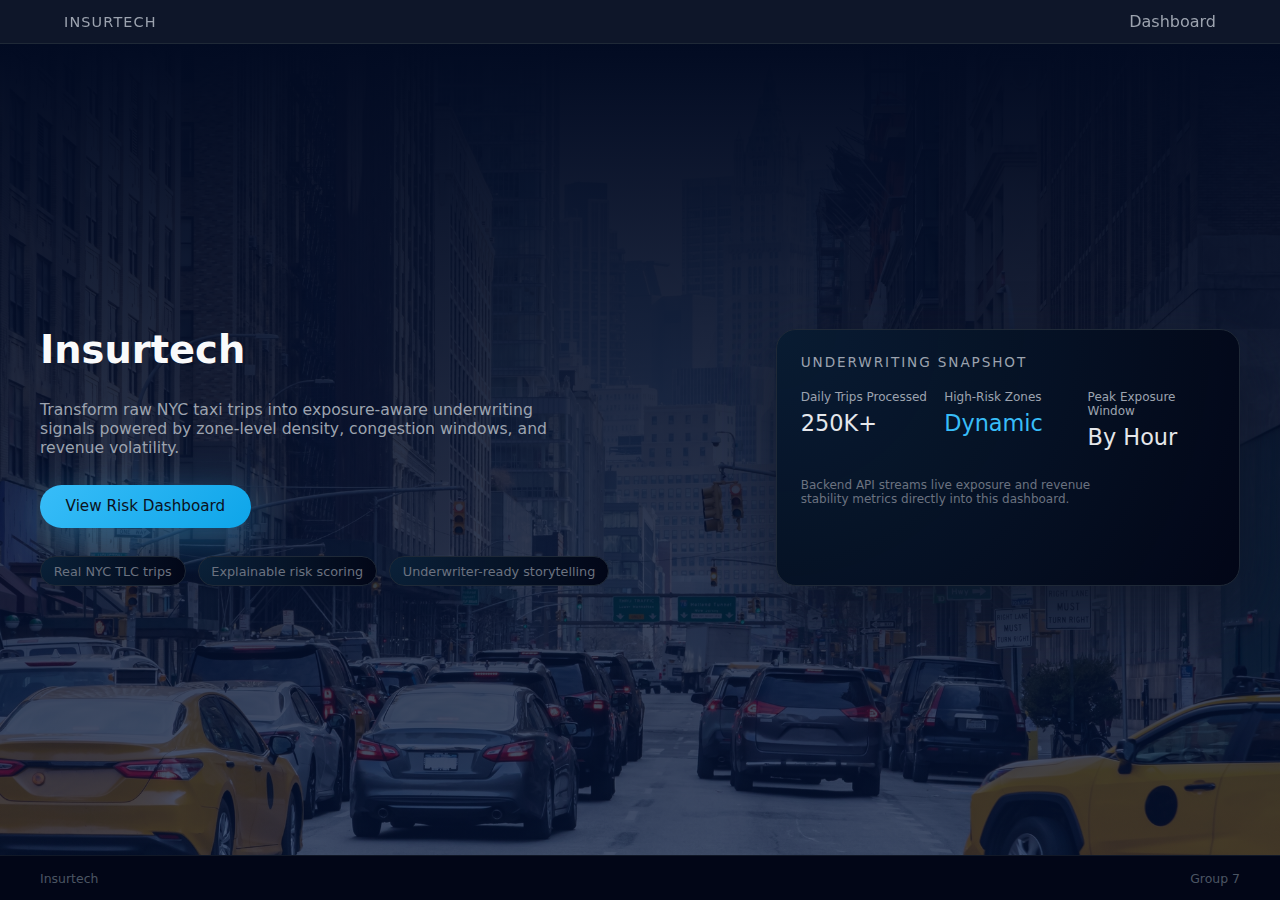
<file: index.html>
<!DOCTYPE html>
<html lang="en">
<head>
<meta charset="UTF-8">
<meta name="viewport" content="width=device-width, initial-scale=1.0">
<title>Insurtech</title>
<link rel="stylesheet" href="styles.css">
</head>
<body class="page page-landing">
<header class="top-bar">
<div class="top-bar-inner">
<div class="logo-mark">Insurtech</div>
<a href="dashboard.html" class="top-link">Dashboard</a>
</div>
</header>
<main class="landing-main">
<section class="hero">
<div class="hero-copy">
<h1 class="hero-title">Insurtech</h1>
<p class="hero-subtitle">Transform raw NYC taxi trips into exposure-aware underwriting signals powered by zone-level density, congestion windows, and revenue volatility.</p>
<div class="hero-actions">
<a href="dashboard.html" class="primary-btn">View Risk Dashboard</a>
</div>
<div class="hero-meta">
<span>Real NYC TLC trips</span>
<span>Explainable risk scoring</span>
<span>Underwriter-ready storytelling</span>
</div>
</div>
<div class="hero-panel">
<div class="hero-panel-header">Underwriting Snapshot</div>
<div class="hero-metrics">
<div class="hero-metric">
<div class="hero-metric-label">Daily Trips Processed</div>
<div class="hero-metric-value">250K+</div>
</div>
<div class="hero-metric">
<div class="hero-metric-label">High-Risk Zones</div>
<div class="hero-metric-value accent">Dynamic</div>
</div>
<div class="hero-metric">
<div class="hero-metric-label">Peak Exposure Window</div>
<div class="hero-metric-value">By Hour</div>
</div>
</div>
<p class="hero-panel-footnote">Backend API streams live exposure and revenue stability metrics directly into this dashboard.</p>
</div>
</section>
</main>
<footer class="site-footer">
<div class="footer-inner">
<span>Insurtech</span>
<span>Group 7</span>
</div>
</footer>
</body>
</html>
</file>
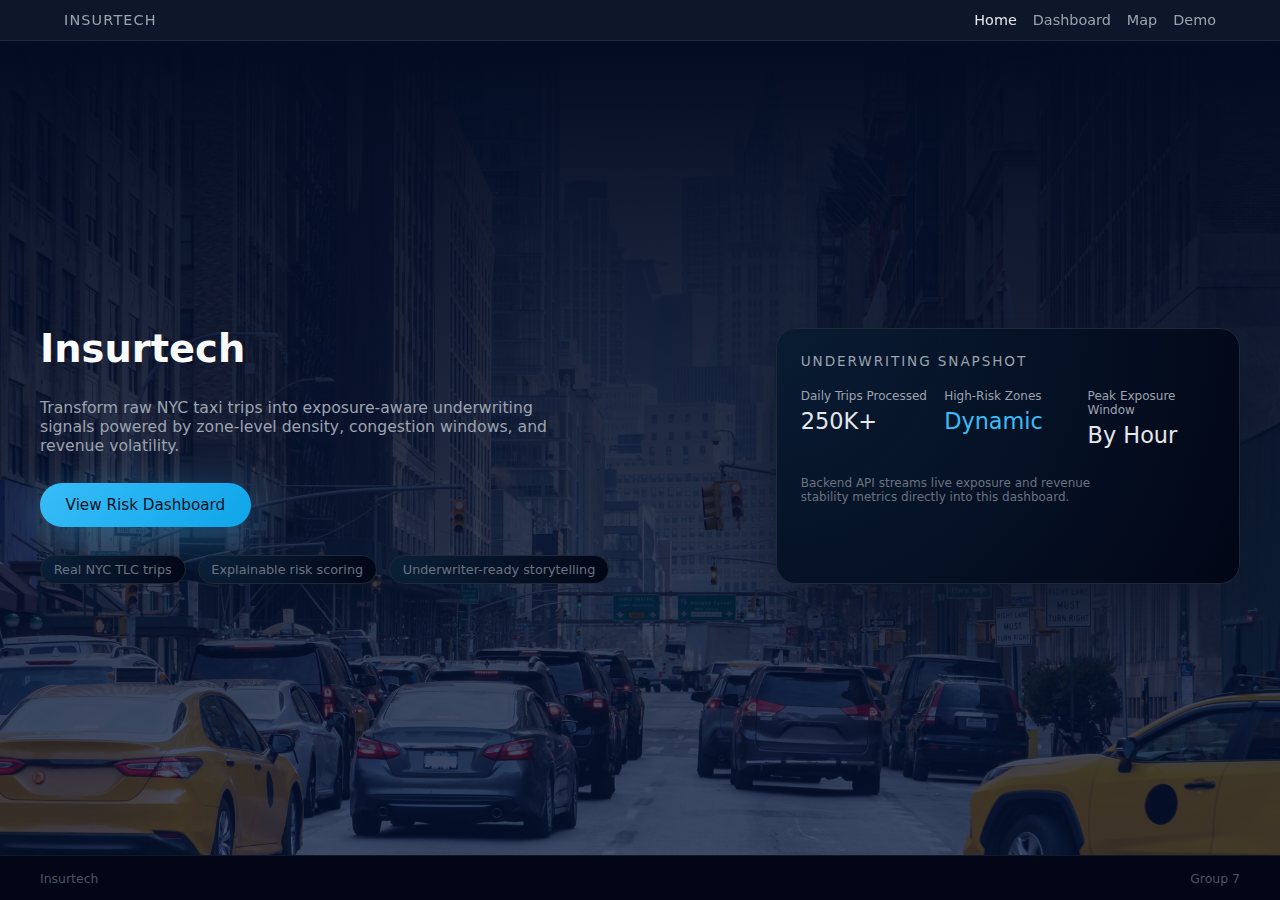
<file: Frontend /index.html>
<!DOCTYPE html>
<html lang="en">
<head>
<meta charset="UTF-8">
<meta name="viewport" content="width=device-width, initial-scale=1.0">
<title>Insurtech</title>
<link rel="stylesheet" href="styles.css">
</head>
<body class="page page-landing">
<header class="top-bar">
<div class="top-bar-inner">
<div class="logo-mark">Insurtech</div>
<nav class="top-nav">
<span class="top-link active">Home</span>
<a href="dashboard.html" class="top-link">Dashboard</a>
<a href="map.html" class="top-link">Map</a>
<a href="drivers.html" class="top-link">Demo</a>
</nav>
</div>
</header>
<main class="landing-main">
<section class="hero">
<div class="hero-copy">
<h1 class="hero-title">Insurtech</h1>
<p class="hero-subtitle">Transform raw NYC taxi trips into exposure-aware underwriting signals powered by zone-level density, congestion windows, and revenue volatility.</p>
<div class="hero-actions">
<a href="dashboard.html" class="primary-btn">View Risk Dashboard</a>
</div>
<div class="hero-meta">
<span>Real NYC TLC trips</span>
<span>Explainable risk scoring</span>
<span>Underwriter-ready storytelling</span>
</div>
</div>
<div class="hero-panel">
<div class="hero-panel-header">Underwriting Snapshot</div>
<div class="hero-metrics">
<div class="hero-metric">
<div class="hero-metric-label">Daily Trips Processed</div>
<div class="hero-metric-value">250K+</div>
</div>
<div class="hero-metric">
<div class="hero-metric-label">High-Risk Zones</div>
<div class="hero-metric-value accent">Dynamic</div>
</div>
<div class="hero-metric">
<div class="hero-metric-label">Peak Exposure Window</div>
<div class="hero-metric-value">By Hour</div>
</div>
</div>
<p class="hero-panel-footnote">Backend API streams live exposure and revenue stability metrics directly into this dashboard.</p>
</div>
</section>
</main>
<footer class="site-footer">
<div class="footer-inner">
<span>Insurtech</span>
<span>Group 7</span>
</div>
</footer>
</body>
</html>
</file>
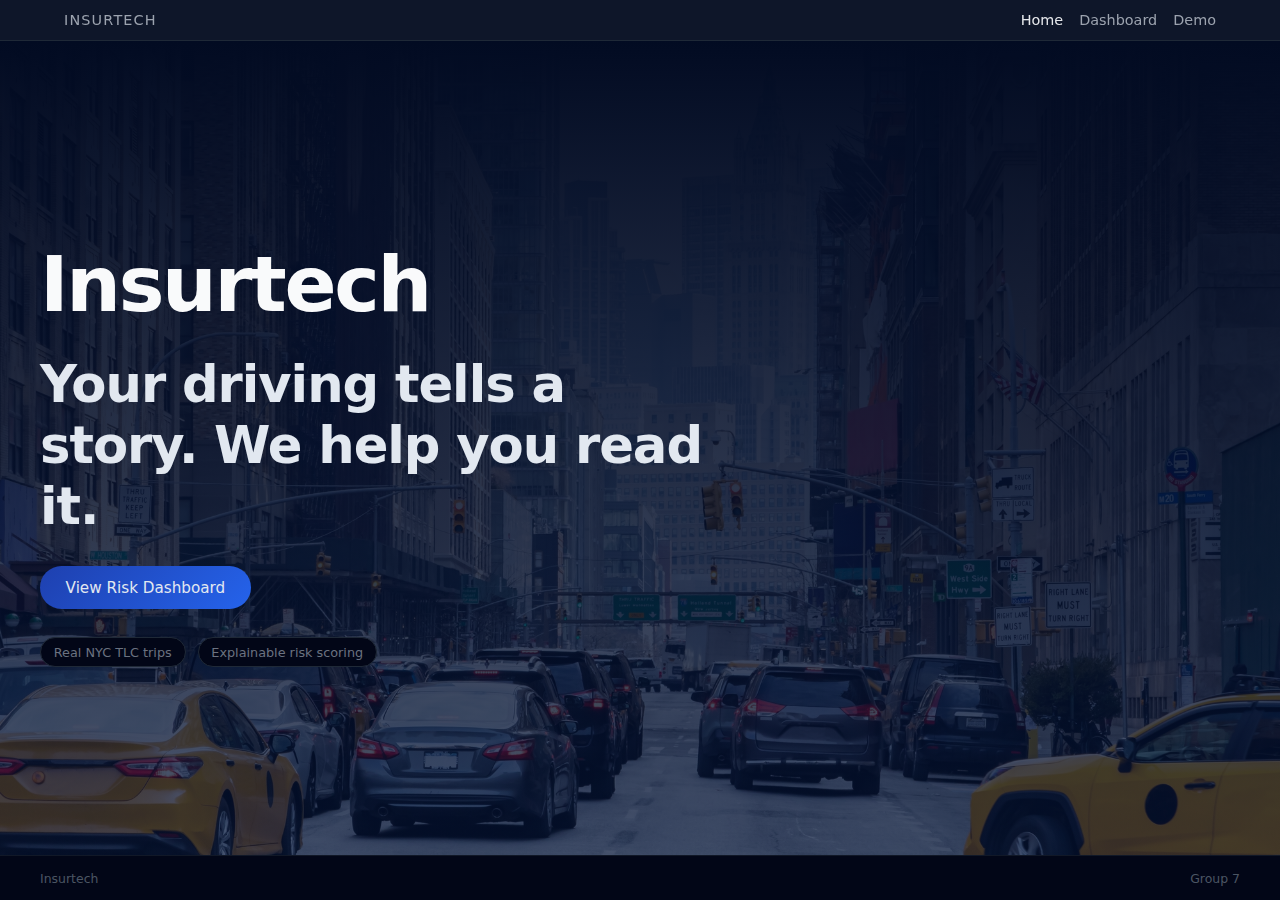
<file: Frontend/index.html>
<!DOCTYPE html>
<html lang="en">
<head>
<meta charset="UTF-8">
<meta name="viewport" content="width=device-width, initial-scale=1.0">
<title>Insurtech</title>
<link rel="stylesheet" href="styles.css">
<link rel="icon" href="data:image/svg+xml,<svg xmlns='http://www.w3.org/2000/svg' viewBox='0 0 100 100'><text y='75' font-size='75' fill='%2338bdf8'>I</text></svg>">
</head>
<body class="page page-landing">
<header class="top-bar">
<div class="top-bar-inner">
<div class="logo-mark">Insurtech</div>
<nav class="top-nav">
<span class="top-link active">Home</span>
<a href="dashboard.html" class="top-link">Dashboard</a>
<a href="drivers.html" class="top-link">Demo</a>
</nav>
</div>
</header>
<main class="landing-main">
<section class="hero">
<div class="hero-copy">
<h1 class="hero-title">Insurtech</h1>
<p class="hero-subtitle">Your driving tells a story. We help you read it.</p>
<div class="hero-actions">
<a href="dashboard.html" class="primary-btn">View Risk Dashboard</a>
</div>
<div class="hero-meta">
<span>Real NYC TLC trips</span>
<span>Explainable risk scoring</span>
</div>
</div>

</section>
</main>
<footer class="site-footer">
<div class="footer-inner">
<span>Insurtech</span>
<span>Group 7</span>
</div>
</footer>
</body>
</html>
</file>
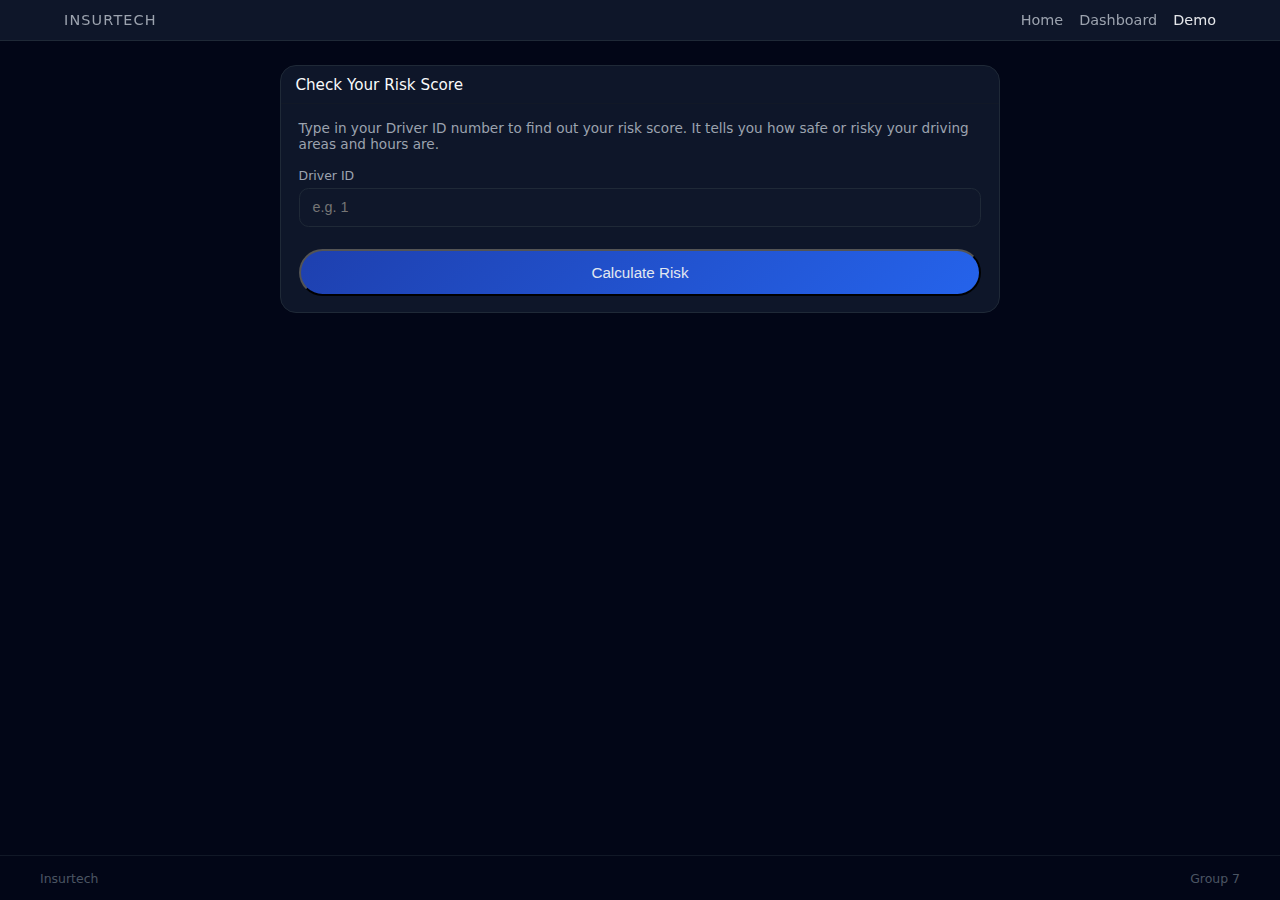
<file: Frontend/drivers.html>
<!DOCTYPE html>
<html lang="en">
<head>
<meta charset="UTF-8">
<meta name="viewport" content="width=device-width, initial-scale=1.0">
<title>Driver Risk Demo · Insurtech</title>
<link rel="stylesheet" href="styles.css">
<link rel="icon" href="data:image/svg+xml,<svg xmlns='http://www.w3.org/2000/svg' viewBox='0 0 100 100'><text y='75' font-size='75' fill='%2338bdf8'>I</text></svg>">
</head>
<body class="page page-drivers">
<header class="top-bar">
<div class="top-bar-inner">
<div class="logo-mark">Insurtech</div>
<nav class="top-nav">
<a href="index.html" class="top-link">Home</a>
<a href="dashboard.html" class="top-link">Dashboard</a>
<span class="top-link active">Demo</span>
</nav>
</div>
</header>

<main class="dashboard-main">

<!-- Lookup Form -->
<section class="panel" style="max-width:720px;margin:0 auto;">
<div class="panel-header">
<h2>Check Your Risk Score</h2>
</div>
<div class="panel-body">
<p style="font-size:0.85rem;color:#9ca3af;margin-bottom:1rem;">
Type in your Driver ID number to find out your risk score. It tells you how safe or risky your driving areas and hours are.
</p>
<form id="driverForm" autocomplete="off">
<div class="form-group">
<label class="form-label" for="driverId">Driver ID</label>
<input class="form-input" type="number" id="driverId" placeholder="e.g. 1" required min="1">
</div>
<button class="primary-btn" type="submit" id="submitBtn" style="width:100%;margin-top:0.5rem;">
Calculate Risk
</button>
</form>
<div id="formError" class="form-error hidden"></div>
</div>
</section>

<!-- Results (hidden until API responds) -->
<section id="resultsSection" class="hidden">

<!-- Personalized message -->
<div class="panel" style="margin:0 auto;">
<div class="panel-header">
<h2 id="resultTitle">Your Risk Report</h2>
<span class="panel-tag" id="riskBadge">—</span>
</div>
<div class="panel-body">
<p id="personalizedMsg" style="font-size:0.95rem;color:#e5e7eb;line-height:1.6;"></p>
</div>
</div>

<!-- Score + Profile cards -->
<div class="panel-row" style="margin:0 auto;">
<!-- Risk gauge card -->
<div class="panel">
<div class="panel-header"><h2>Risk Score</h2></div>
<div class="panel-body" style="display:flex;flex-direction:column;align-items:center;gap:0.75rem;padding:1.5rem;">
<div id="gaugeRing" class="gauge-ring">
<span id="gaugeValue" class="gauge-value">—</span>
</div>
<div id="riskLevel" style="font-size:1.1rem;font-weight:500;"></div>
<div style="font-size:0.75rem;color:#6b7280;">10 is the safest, 80 is the riskiest</div>
</div>
</div>

<!-- Operating profile card -->
<div class="panel">
<div class="panel-header"><h2>Where and When You Drive</h2></div>
<div class="panel-body">
<div class="detail-grid">
<div class="detail-item">
<div class="detail-label">Your Areas</div>
<div class="detail-value" id="profZones">—</div>
</div>
<div class="detail-item">
<div class="detail-label">Hours You Work</div>
<div class="detail-value" id="profHours">—</div>
</div>
<div class="detail-item">
<div class="detail-label">Trips We Checked</div>
<div class="detail-value accent" id="profTrips">—</div>
</div>
<div class="detail-item">
<div class="detail-label">How We Did It</div>
<div class="detail-value" id="profMethod" style="font-size:0.8rem;">—</div>
</div>
</div>
</div>
</div>
</div>

<!-- Explanation panel -->
<div class="panel" style="margin:0 auto;">
<div class="panel-header"><h2>How We Worked Out Your Score</h2></div>
<div class="panel-body">
<pre id="explanationText" style="white-space:pre-wrap;font-size:0.82rem;color:#d1d5db;line-height:1.7;font-family:inherit;"></pre>
</div>
</div>

</section>
</main>

<footer class="site-footer">
<div class="footer-inner">
<span>Insurtech</span>
<span>Group 7</span>
</div>
</footer>
<script src="drivers.js"></script>
</body>
</html>
</file>
<file: styles.css>
* {
box-sizing: border-box;
margin: 0;
padding: 0;
}

html,
body {
height: 100%;
font-family: system-ui, -apple-system, BlinkMacSystemFont, "SF Pro Text", "Segoe UI", sans-serif;
color: #e5e7eb;
background: #020617;
}

body.page {
display: flex;
flex-direction: column;
}

a {
color: inherit;
text-decoration: none;
}

.top-bar {
border-bottom: 1px solid #1f2937;
background: rgba(15, 23, 42, 0.95);
backdrop-filter: blur(10px);
position: sticky;
top: 0;
z-index: 20;
}

.top-bar-inner {
max-width: 1200px;
margin: 0 auto;
padding: 0.75rem 1.5rem;
display: flex;
align-items: center;
justify-content: space-between;
}

.logo-mark {
font-size: 0.9rem;
letter-spacing: 0.08em;
text-transform: uppercase;
color: #9ca3af;
}

.top-nav {
display: flex;
align-items: center;
gap: 1rem;
font-size: 0.9rem;
}

.top-link {
color: #9ca3af;
}

.top-link.active,
.top-link:hover {
color: #e5e7eb;
}

.landing-main {
flex: 1;
display: flex;
align-items: center;
justify-content: center;
padding: 3rem 1.5rem 2rem;
background-image: linear-gradient(rgb(2, 11, 34), rgba(4, 19, 54, 0.707)), url("image/new-york-city.jpg");
background-size: cover;
background-position: center;
background-repeat: no-repeat;
}

.hero {
max-width: 1200px;
width: 100%;
display: grid;
grid-template-columns: minmax(0, 2fr) minmax(0, 1.35fr);
gap: 3rem;
align-items: stretch;
}

.hero-copy {
display: flex;
flex-direction: column;
gap: 1.75rem;
}

.hero-title {
font-size: clamp(2.2rem, 3vw, 2.8rem);
line-height: 1.1;
color: #f9fafb;
}

.hero-subtitle {
color: #9ca3af;
font-size: 0.98rem;
max-width: 32rem;
}

.hero-actions {
display: flex;
align-items: center;
gap: 1rem;
}

.primary-btn {
display: inline-flex;
align-items: center;
justify-content: center;
padding: 0.8rem 1.6rem;
border-radius: 999px;
font-size: 0.95rem;
font-weight: 500;
background: linear-gradient(135deg, #38bdf8, #0ea5e9);
color: #0b1120;
box-shadow: 0 10px 40px rgba(56, 189, 248, 0.35);
}

.primary-btn:hover {
filter: brightness(1.05);
}

.hero-meta {
display: flex;
flex-wrap: wrap;
gap: 0.75rem;
font-size: 0.8rem;
color: #6b7280;
}

.hero-meta span {
padding: 0.4rem 0.8rem;
border-radius: 999px;
border: 1px solid #1f2937;
background: radial-gradient(circle at top left, rgba(56, 189, 248, 0.15), transparent), #020617;
}

.hero-panel {
border-radius: 1.25rem;
border: 1px solid #1f2937;
background: radial-gradient(circle at top left, rgba(56, 189, 248, 0.12), transparent), #020617;
box-shadow: 0 24px 60px rgba(15, 23, 42, 0.85);
padding: 1.5rem 1.5rem 1.3rem;
display: flex;
flex-direction: column;
gap: 1.25rem;
}

.hero-panel-header {
font-size: 0.85rem;
letter-spacing: 0.14em;
text-transform: uppercase;
color: #9ca3af;
}

.hero-metrics {
display: grid;
grid-template-columns: repeat(3, minmax(0, 1fr));
gap: 1rem;
}

.hero-metric-label {
font-size: 0.75rem;
color: #9ca3af;
}

.hero-metric-value {
font-size: 1.4rem;
font-weight: 500;
color: #e5e7eb;
margin-top: 0.35rem;
}

.hero-metric-value.accent {
color: #38bdf8;
}

.hero-panel-footnote {
margin-top: 0.5rem;
font-size: 0.75rem;
color: #6b7280;
max-width: 20rem;
}

.site-footer {
border-top: 1px solid #111827;
padding: 0.9rem 1.5rem;
background: #020617;
}

.footer-inner {
max-width: 1200px;
margin: 0 auto;
display: flex;
justify-content: space-between;
gap: 1rem;
font-size: 0.78rem;
color: #4b5563;
}

.dashboard-main {
flex: 1;
padding: 1.5rem;
max-width: 1200px;
margin: 0 auto;
display: flex;
flex-direction: column;
gap: 1.5rem;
}

.panel-row {
display: grid;
grid-template-columns: minmax(0, 1.4fr) minmax(0, 1.1fr);
gap: 1.5rem;
align-items: stretch;
}

.map-row {
grid-template-columns: minmax(0, 1.6fr) minmax(0, 1fr);
}

.panel {
border-radius: 1rem;
border: 1px solid #1f2937;
background: radial-gradient(circle at top left, rgba(15, 23, 42, 0.9), rgba(15, 23, 42, 0.95));
box-shadow: 0 20px 50px rgba(15, 23, 42, 0.85);
display: flex;
flex-direction: column;
}

.panel-header {
padding: 0.9rem 1.1rem;
border-bottom: 1px solid #111827;
display: flex;
align-items: center;
justify-content: space-between;
gap: 0.75rem;
}

.panel-header h2 {
font-size: 0.95rem;
font-weight: 500;
color: #f9fafb;
}

.panel-tag {
font-size: 0.7rem;
color: #6b7280;
border-radius: 999px;
padding: 0.3rem 0.7rem;
border: 1px solid #1f2937;
}

.panel-body {
padding: 1rem 1.1rem 1rem;
flex: 1;
}

.panel-footnote {
margin-top: 0.75rem;
font-size: 0.75rem;
color: #6b7280;
}

.kpi-panel .panel-body {
padding-top: 1rem;
}

.kpi-grid {
display: grid;
grid-template-columns: repeat(4, minmax(0, 1fr));
gap: 0.9rem;
padding: 1rem 1.1rem 1.1rem;
}

.kpi-card {
border-radius: 0.9rem;
border: 1px solid #1f2937;
background: radial-gradient(circle at top left, rgba(56, 189, 248, 0.1), rgba(15, 23, 42, 0.95));
padding: 0.9rem 1rem;
display: flex;
flex-direction: column;
gap: 0.4rem;
}

.kpi-label {
font-size: 0.75rem;
color: #9ca3af;
}

.kpi-value {
font-size: 1.2rem;
font-weight: 500;
}

.kpi-caption {
font-size: 0.72rem;
color: #6b7280;
}

.chart-panel canvas {
width: 100%;
height: 260px;
}

.panel-controls {
display: flex;
align-items: center;
gap: 1rem;
}

.slider-label {
display: flex;
align-items: center;
gap: 0.5rem;
font-size: 0.8rem;
color: #9ca3af;
}

#hourSlider {
accent-color: #38bdf8;
}

.slider-value {
font-variant-numeric: tabular-nums;
color: #e5e7eb;
}

.map-shell {
position: relative;
height: 340px;
}

.map-view {
height: 100%;
border-radius: 0 0 1rem 1rem;
overflow: hidden;
}

.map-fallback {
position: absolute;
inset: 0;
display: flex;
align-items: center;
justify-content: center;
padding: 1rem;
font-size: 0.8rem;
color: #6b7280;
background: rgba(15, 23, 42, 0.96);
}

.map-fallback.hidden {
display: none;
}

.detail-panel .detail-body {
padding: 1rem 1.1rem 1rem;
flex: 1;
display: flex;
flex-direction: column;
gap: 1rem;
}

.detail-header {
display: flex;
flex-direction: column;
gap: 0.25rem;
}

.detail-title {
font-size: 1rem;
font-weight: 500;
color: #f9fafb;
}

.detail-subtitle {
font-size: 0.8rem;
color: #9ca3af;
}

.detail-grid {
display: grid;
grid-template-columns: repeat(2, minmax(0, 1fr));
gap: 0.9rem;
margin-top: 0.75rem;
}

.detail-item {
border-radius: 0.7rem;
border: 1px solid #1f2937;
padding: 0.7rem 0.8rem;
}

.detail-label {
font-size: 0.7rem;
color: #9ca3af;
}

.detail-value {
font-size: 0.95rem;
margin-top: 0.3rem;
color: #e5e7eb;
}

.detail-value.accent {
color: #f97316;
}

.data-table {
width: 100%;
border-collapse: collapse;
font-size: 0.8rem;
}

.data-table thead {
background: #020617;
}

.data-table th,
.data-table td {
padding: 0.55rem 0.6rem;
border-bottom: 1px solid #111827;
text-align: left;
}

.data-table th {
font-weight: 500;
color: #9ca3af;
font-size: 0.75rem;
}

.data-table tbody tr:hover {
background: rgba(15, 23, 42, 0.9);
cursor: pointer;
}

.accent {
color: #38bdf8;
}

@media (max-width: 960px) {
.hero {
grid-template-columns: minmax(0, 1fr);
}

.panel-row,
.map-row {
grid-template-columns: minmax(0, 1fr);
}

.kpi-grid {
grid-template-columns: repeat(2, minmax(0, 1fr));
}

.map-shell {
height: 260px;
}
}

@media (max-width: 640px) {
.landing-main {
padding-top: 2rem;
}

.top-bar-inner {
padding-inline: 1rem;
}

.dashboard-main {
padding-inline: 1rem;
}

.kpi-grid {
grid-template-columns: minmax(0, 1fr);
}

.detail-grid {
grid-template-columns: minmax(0, 1fr);
}

.footer-inner {
flex-direction: column;
align-items: flex-start;
}
}
</file>
<file: Frontend /styles.css>
* {
box-sizing: border-box;
margin: 0;
padding: 0;
}

html,
body {
height: 100%;
font-family: system-ui, -apple-system, BlinkMacSystemFont, "SF Pro Text", "Segoe UI", sans-serif;
color: #e5e7eb;
background: #020617;
}

body.page {
display: flex;
flex-direction: column;
}

a {
color: inherit;
text-decoration: none;
}

.top-bar {
border-bottom: 1px solid #1f2937;
background: rgba(15, 23, 42, 0.95);
backdrop-filter: blur(10px);
position: sticky;
top: 0;
z-index: 20;
}

.top-bar-inner {
max-width: 1200px;
margin: 0 auto;
padding: 0.75rem 1.5rem;
display: flex;
align-items: center;
justify-content: space-between;
}

.logo-mark {
font-size: 0.9rem;
letter-spacing: 0.08em;
text-transform: uppercase;
color: #9ca3af;
}

.top-nav {
display: flex;
align-items: center;
gap: 1rem;
font-size: 0.9rem;
}

.top-link {
color: #9ca3af;
}

.top-link.active,
.top-link:hover {
color: #e5e7eb;
}

.landing-main {
flex: 1;
display: flex;
align-items: center;
justify-content: center;
padding: 3rem 1.5rem 2rem;
background-image: linear-gradient(rgb(2, 11, 34), rgba(4, 19, 54, 0.707)), url("image/new-york-city.jpg");
background-size: cover;
background-position: center;
background-repeat: no-repeat;
}

.hero {
max-width: 1200px;
width: 100%;
display: grid;
grid-template-columns: minmax(0, 2fr) minmax(0, 1.35fr);
gap: 3rem;
align-items: stretch;
}

.hero-copy {
display: flex;
flex-direction: column;
gap: 1.75rem;
}

.hero-title {
font-size: clamp(2.2rem, 3vw, 2.8rem);
line-height: 1.1;
color: #f9fafb;
}

.hero-subtitle {
color: #9ca3af;
font-size: 0.98rem;
max-width: 32rem;
}

.hero-actions {
display: flex;
align-items: center;
gap: 1rem;
}

.primary-btn {
display: inline-flex;
align-items: center;
justify-content: center;
padding: 0.8rem 1.6rem;
border-radius: 999px;
font-size: 0.95rem;
font-weight: 500;
background: linear-gradient(135deg, #38bdf8, #0ea5e9);
color: #0b1120;
box-shadow: 0 10px 40px rgba(56, 189, 248, 0.35);
}

.primary-btn:hover {
filter: brightness(1.05);
}

.hero-meta {
display: flex;
flex-wrap: wrap;
gap: 0.75rem;
font-size: 0.8rem;
color: #6b7280;
}

.hero-meta span {
padding: 0.4rem 0.8rem;
border-radius: 999px;
border: 1px solid #1f2937;
background: radial-gradient(circle at top left, rgba(56, 189, 248, 0.15), transparent), #020617;
}

.hero-panel {
border-radius: 1.25rem;
border: 1px solid #1f2937;
background: radial-gradient(circle at top left, rgba(56, 189, 248, 0.12), transparent), #020617;
box-shadow: 0 24px 60px rgba(15, 23, 42, 0.85);
padding: 1.5rem 1.5rem 1.3rem;
display: flex;
flex-direction: column;
gap: 1.25rem;
}

.hero-panel-header {
font-size: 0.85rem;
letter-spacing: 0.14em;
text-transform: uppercase;
color: #9ca3af;
}

.hero-metrics {
display: grid;
grid-template-columns: repeat(3, minmax(0, 1fr));
gap: 1rem;
}

.hero-metric-label {
font-size: 0.75rem;
color: #9ca3af;
}

.hero-metric-value {
font-size: 1.4rem;
font-weight: 500;
color: #e5e7eb;
margin-top: 0.35rem;
}

.hero-metric-value.accent {
color: #38bdf8;
}

.hero-panel-footnote {
margin-top: 0.5rem;
font-size: 0.75rem;
color: #6b7280;
max-width: 20rem;
}

.site-footer {
border-top: 1px solid #111827;
padding: 0.9rem 1.5rem;
background: #020617;
}

.footer-inner {
max-width: 1200px;
margin: 0 auto;
display: flex;
justify-content: space-between;
gap: 1rem;
font-size: 0.78rem;
color: #4b5563;
}

.dashboard-main {
flex: 1;
padding: 1.5rem;
max-width: 1200px;
margin: 0 auto;
display: flex;
flex-direction: column;
gap: 1.5rem;
}

.panel-row {
display: grid;
grid-template-columns: minmax(0, 1.4fr) minmax(0, 1.1fr);
gap: 1.5rem;
align-items: stretch;
}

.map-row {
grid-template-columns: minmax(0, 1.6fr) minmax(0, 1fr);
}

.panel {
border-radius: 1rem;
border: 1px solid #1f2937;
background: radial-gradient(circle at top left, rgba(15, 23, 42, 0.9), rgba(15, 23, 42, 0.95));
box-shadow: 0 20px 50px rgba(15, 23, 42, 0.85);
display: flex;
flex-direction: column;
}

.panel-header {
padding: 0.9rem 1.1rem;
border-bottom: 1px solid #111827;
display: flex;
align-items: center;
justify-content: space-between;
gap: 0.75rem;
}

.panel-header h2 {
font-size: 0.95rem;
font-weight: 500;
color: #f9fafb;
}

.panel-tag {
font-size: 0.7rem;
color: #6b7280;
border-radius: 999px;
padding: 0.3rem 0.7rem;
border: 1px solid #1f2937;
}

.panel-body {
padding: 1rem 1.1rem 1rem;
flex: 1;
}

.panel-footnote {
margin-top: 0.75rem;
font-size: 0.75rem;
color: #6b7280;
}

.kpi-panel .panel-body {
padding-top: 1rem;
}

.kpi-grid {
display: grid;
grid-template-columns: repeat(4, minmax(0, 1fr));
gap: 0.9rem;
padding: 1rem 1.1rem 1.1rem;
}

.kpi-card {
border-radius: 0.9rem;
border: 1px solid #1f2937;
background: radial-gradient(circle at top left, rgba(56, 189, 248, 0.1), rgba(15, 23, 42, 0.95));
padding: 0.9rem 1rem;
display: flex;
flex-direction: column;
gap: 0.4rem;
}

.kpi-label {
font-size: 0.75rem;
color: #9ca3af;
}

.kpi-value {
font-size: 1.2rem;
font-weight: 500;
}

.kpi-caption {
font-size: 0.72rem;
color: #6b7280;
}

.chart-panel canvas {
width: 100%;
height: 260px;
}

.panel-controls {
display: flex;
align-items: center;
gap: 1rem;
}

.slider-label {
display: flex;
align-items: center;
gap: 0.5rem;
font-size: 0.8rem;
color: #9ca3af;
}

#hourSlider {
accent-color: #38bdf8;
}

.slider-value {
font-variant-numeric: tabular-nums;
color: #e5e7eb;
}

.map-shell {
position: relative;
height: 340px;
}

.map-view {
height: 100%;
border-radius: 0 0 1rem 1rem;
overflow: hidden;
}

.map-fallback {
position: absolute;
inset: 0;
display: flex;
align-items: center;
justify-content: center;
padding: 1rem;
font-size: 0.8rem;
color: #6b7280;
background: rgba(15, 23, 42, 0.96);
}

.map-fallback.hidden {
display: none;
}

.detail-panel .detail-body {
padding: 1rem 1.1rem 1rem;
flex: 1;
display: flex;
flex-direction: column;
gap: 1rem;
}

.detail-header {
display: flex;
flex-direction: column;
gap: 0.25rem;
}

.detail-title {
font-size: 1rem;
font-weight: 500;
color: #f9fafb;
}

.detail-subtitle {
font-size: 0.8rem;
color: #9ca3af;
}

.detail-grid {
display: grid;
grid-template-columns: repeat(2, minmax(0, 1fr));
gap: 0.9rem;
margin-top: 0.75rem;
}

.detail-item {
border-radius: 0.7rem;
border: 1px solid #1f2937;
padding: 0.7rem 0.8rem;
}

.detail-label {
font-size: 0.7rem;
color: #9ca3af;
}

.detail-value {
font-size: 0.95rem;
margin-top: 0.3rem;
color: #e5e7eb;
}

.detail-value.accent {
color: #f97316;
}

.data-table {
width: 100%;
border-collapse: collapse;
font-size: 0.8rem;
}

.data-table thead {
background: #020617;
}

.data-table th,
.data-table td {
padding: 0.55rem 0.6rem;
border-bottom: 1px solid #111827;
text-align: left;
}

.data-table th {
font-weight: 500;
color: #9ca3af;
font-size: 0.75rem;
}

.data-table tbody tr:hover {
background: rgba(15, 23, 42, 0.9);
cursor: pointer;
}

.accent {
color: #38bdf8;
}

@media (max-width: 960px) {
.hero {
grid-template-columns: minmax(0, 1fr);
}

.panel-row,
.map-row {
grid-template-columns: minmax(0, 1fr);
}

.kpi-grid {
grid-template-columns: repeat(2, minmax(0, 1fr));
}

.map-shell {
height: 260px;
}
}

@media (max-width: 640px) {
.landing-main {
padding-top: 2rem;
}

.top-bar-inner {
padding-inline: 1rem;
}

.dashboard-main {
padding-inline: 1rem;
}

.kpi-grid {
grid-template-columns: minmax(0, 1fr);
}

.detail-grid {
grid-template-columns: minmax(0, 1fr);
}

.footer-inner {
flex-direction: column;
align-items: flex-start;
}
}
</file>
<file: Frontend/styles.css>
* {
box-sizing: border-box;
margin: 0;
padding: 0;
}

html,
body {
height: 100%;
font-family: system-ui, -apple-system, BlinkMacSystemFont, "SF Pro Text", "Segoe UI", sans-serif;
color: #e5e7eb;
background: #020617;
}

body.page {
display: flex;
flex-direction: column;
}

a {
color: inherit;
text-decoration: none;
}

.top-bar {
border-bottom: 1px solid #1f2937;
background: rgba(15, 23, 42, 0.95);
backdrop-filter: blur(10px);
position: sticky;
top: 0;
z-index: 20;
}

.top-bar-inner {
max-width: 1200px;
margin: 0 auto;
padding: 0.75rem 1.5rem;
display: flex;
align-items: center;
justify-content: space-between;
}

.logo-mark {
font-size: 0.9rem;
letter-spacing: 0.08em;
text-transform: uppercase;
color: #9ca3af;
}

.top-nav {
display: flex;
align-items: center;
gap: 1rem;
font-size: 0.9rem;
}

.top-link {
color: #9ca3af;
}

.top-link.active,
.top-link:hover {
color: #e5e7eb;
}

.landing-main {
flex: 1;
display: flex;
align-items: center;
justify-content: center;
padding: 3rem 1.5rem 2rem;
background-image: linear-gradient(rgb(2, 11, 34), rgba(4, 19, 54, 0.707)), url("image/new-york-city.jpg");
background-size: cover;
background-position: center;
background-repeat: no-repeat;
}

.hero {
max-width: 1200px;
width: 100%;
display: grid;
grid-template-columns: minmax(0, 2fr) minmax(0, 1.35fr);
gap: 3rem;
align-items: stretch;
}

.hero-copy {
display: flex;
flex-direction: column;
gap: 1.75rem;
}

.hero-title {
font-size: clamp(3.5rem, 6vw, 5rem);
line-height: 1.05;
letter-spacing: -0.03em;
color: #f9fafb;
}

.hero-subtitle {
color: #e2e8f0;
font-size: clamp(2.2rem, 4.5vw, 3.2rem);
font-weight: 700;
line-height: 1.2;
letter-spacing: -0.02em;
max-width: 52rem;
}

.hero-actions {
display: flex;
align-items: center;
gap: 1rem;
}

.primary-btn {
display: inline-flex;
align-items: center;
justify-content: center;
padding: 0.8rem 1.6rem;
border-radius: 999px;
font-size: 0.95rem;
font-weight: 500;
background: linear-gradient(135deg, #1e40af, #2563eb);
color: #e2e8f0;
}

.primary-btn:hover {
filter: brightness(1.05);
}

.hero-meta {
display: flex;
flex-wrap: wrap;
gap: 0.75rem;
font-size: 0.8rem;
color: #6b7280;
}

.hero-meta span {
padding: 0.4rem 0.8rem;
border-radius: 999px;
border: 1px solid #1f2937;
background: #020617;
}



.site-footer {
border-top: 1px solid #111827;
padding: 0.9rem 1.5rem;
background: #020617;
}

.footer-inner {
max-width: 1200px;
margin: 0 auto;
display: flex;
justify-content: space-between;
gap: 1rem;
font-size: 0.78rem;
color: #4b5563;
}

.dashboard-main {
flex: 1;
padding: 1.5rem 3rem;
max-width: 1600px;
width: 100%;
margin: 0 auto;
display: flex;
flex-direction: column;
gap: 1.5rem;
}

.panel-row {
display: grid;
grid-template-columns: minmax(0, 1.4fr) minmax(0, 1.1fr);
gap: 1.5rem;
align-items: stretch;
}

.panel {
border-radius: 1rem;
border: 1px solid #1f2937;
background: rgba(15, 23, 42, 0.95);
display: flex;
flex-direction: column;
}

.panel-header {
padding: 0.6rem 0.9rem;
border-bottom: 1px solid #111827;
display: flex;
align-items: center;
justify-content: space-between;
gap: 0.6rem;
flex-wrap: nowrap;
overflow: hidden;
}

.panel-header h2 {
font-size: 0.95rem;
font-weight: 500;
color: #f9fafb;
flex: 1 1 auto;
min-width: 0;
white-space: nowrap;
overflow: hidden;
text-overflow: ellipsis;
}

.panel-tag {
font-size: 0.7rem;
color: #6b7280;
border-radius: 999px;
padding: 0.3rem 0.7rem;
border: 1px solid #1f2937;
white-space: nowrap;
flex-shrink: 0;
}

.panel-body {
padding: 1rem 1.1rem 1rem;
flex: 1;
}

.panel-footnote {
margin-top: 0.75rem;
font-size: 0.75rem;
color: #6b7280;
}

.kpi-panel .panel-body {
padding-top: 1rem;
}

.kpi-grid {
display: grid;
grid-template-columns: repeat(4, minmax(0, 1fr));
gap: 0.9rem;
padding: 1rem 1.1rem 1.1rem;
}

.kpi-card {
border-radius: 0.9rem;
border: 1px solid #1f2937;
background: rgba(15, 23, 42, 0.95);
padding: 0.9rem 1rem;
display: flex;
flex-direction: column;
gap: 0.4rem;
}

.kpi-label {
font-size: 0.75rem;
color: #9ca3af;
}

.kpi-value {
font-size: 1.2rem;
font-weight: 500;
}

.kpi-caption {
font-size: 0.72rem;
color: #6b7280;
}

.chart-panel canvas {
width: 100%;
height: 260px;
}


/* Small density chart styling */
.density-panel {
  align-self: start;
}
.density-panel .panel-body {
  flex: 0 0 auto;
}
#densityChart {
  height: 180px;
  max-height: 180px;
  width: 2500px;
}
.panel-controls {
display: flex;
align-items: center;
gap: 1rem;
flex-shrink: 0;
}

.slider-label {
display: flex;
align-items: center;
gap: 0.5rem;
font-size: 0.8rem;
color: #9ca3af;
}

#hourSlider {
accent-color: #38bdf8;
}

.slider-value {
font-variant-numeric: tabular-nums;
color: #e5e7eb;
}

.detail-panel .detail-body {
padding: 1rem 1.1rem 1rem;
flex: 1;
display: flex;
flex-direction: column;
gap: 1rem;
}

.detail-header {
display: flex;
flex-direction: column;
gap: 0.25rem;
}

.detail-title {
font-size: 1rem;
font-weight: 500;
color: #f9fafb;
}

.detail-subtitle {
font-size: 0.8rem;
color: #9ca3af;
}

.detail-grid {
display: grid;
grid-template-columns: repeat(2, minmax(0, 1fr));
gap: 0.9rem;
margin-top: 0.75rem;
}

.detail-item {
border-radius: 0.7rem;
border: 1px solid #1f2937;
padding: 0.7rem 0.8rem;
}

.detail-label {
font-size: 0.7rem;
color: #9ca3af;
}

.detail-value {
font-size: 0.95rem;
margin-top: 0.3rem;
color: #e5e7eb;
}

.detail-value.accent {
color: #f97316;
}

.data-table {
width: 100%;
border-collapse: collapse;
font-size: 0.8rem;
}

.data-table thead {
background: #020617;
}

.data-table th,
.data-table td {
padding: 0.55rem 0.6rem;
border-bottom: 1px solid #111827;
text-align: left;
}

.data-table th {
font-weight: 500;
color: #9ca3af;
font-size: 0.75rem;
}

.data-table tbody tr:hover {
background: rgba(15, 23, 42, 0.9);
cursor: pointer;
}

.accent {
color: #38bdf8;
}

@media (max-width: 960px) {
.hero {
grid-template-columns: minmax(0, 1fr);
}

.panel-row {
grid-template-columns: minmax(0, 1fr);
}

.kpi-grid {
grid-template-columns: repeat(2, minmax(0, 1fr));
}
}

@media (max-width: 640px) {
.landing-main {
padding-top: 2rem;
}

.top-bar-inner {
padding-inline: 1rem;
}

.dashboard-main {
padding-inline: 1rem;
}

.kpi-grid {
grid-template-columns: minmax(0, 1fr);
}

.detail-grid {
grid-template-columns: minmax(0, 1fr);
}

.footer-inner {
flex-direction: column;
align-items: flex-start;
}
}

/* Driver risk form */
.form-group {
  margin-bottom: 0.9rem;
}
.form-label {
  display: block;
  font-size: 0.78rem;
  color: #9ca3af;
  margin-bottom: 0.3rem;
}
.form-input {
  width: 100%;
  padding: 0.65rem 0.8rem;
  border-radius: 0.6rem;
  border: 1px solid #1f2937;
  background: #0f172a;
  color: #e5e7eb;
  font-size: 0.9rem;
  outline: none;
  transition: border-color 0.15s;
}
.form-input:focus {
  border-color: #38bdf8;
}
.form-error {
  margin-top: 0.75rem;
  padding: 0.6rem 0.8rem;
  border-radius: 0.5rem;
  background: rgba(239, 68, 68, 0.12);
  border: 1px solid #7f1d1d;
  color: #fca5a5;
  font-size: 0.82rem;
}
.hidden {
  display: none !important;
}

/* Risk gauge circle */
.gauge-ring {
  width: 140px;
  height: 140px;
  border-radius: 50%;
  background: conic-gradient(#1f2937 0deg, #1f2937 360deg);
  display: flex;
  align-items: center;
  justify-content: center;
  position: relative;
}
.gauge-ring::after {
  content: "";
  position: absolute;
  inset: 12px;
  border-radius: 50%;
  background: #020617;
}
.gauge-value {
  position: relative;
  z-index: 1;
  font-size: 1.6rem;
  font-weight: 600;
  color: #e5e7eb;
}
</file>
